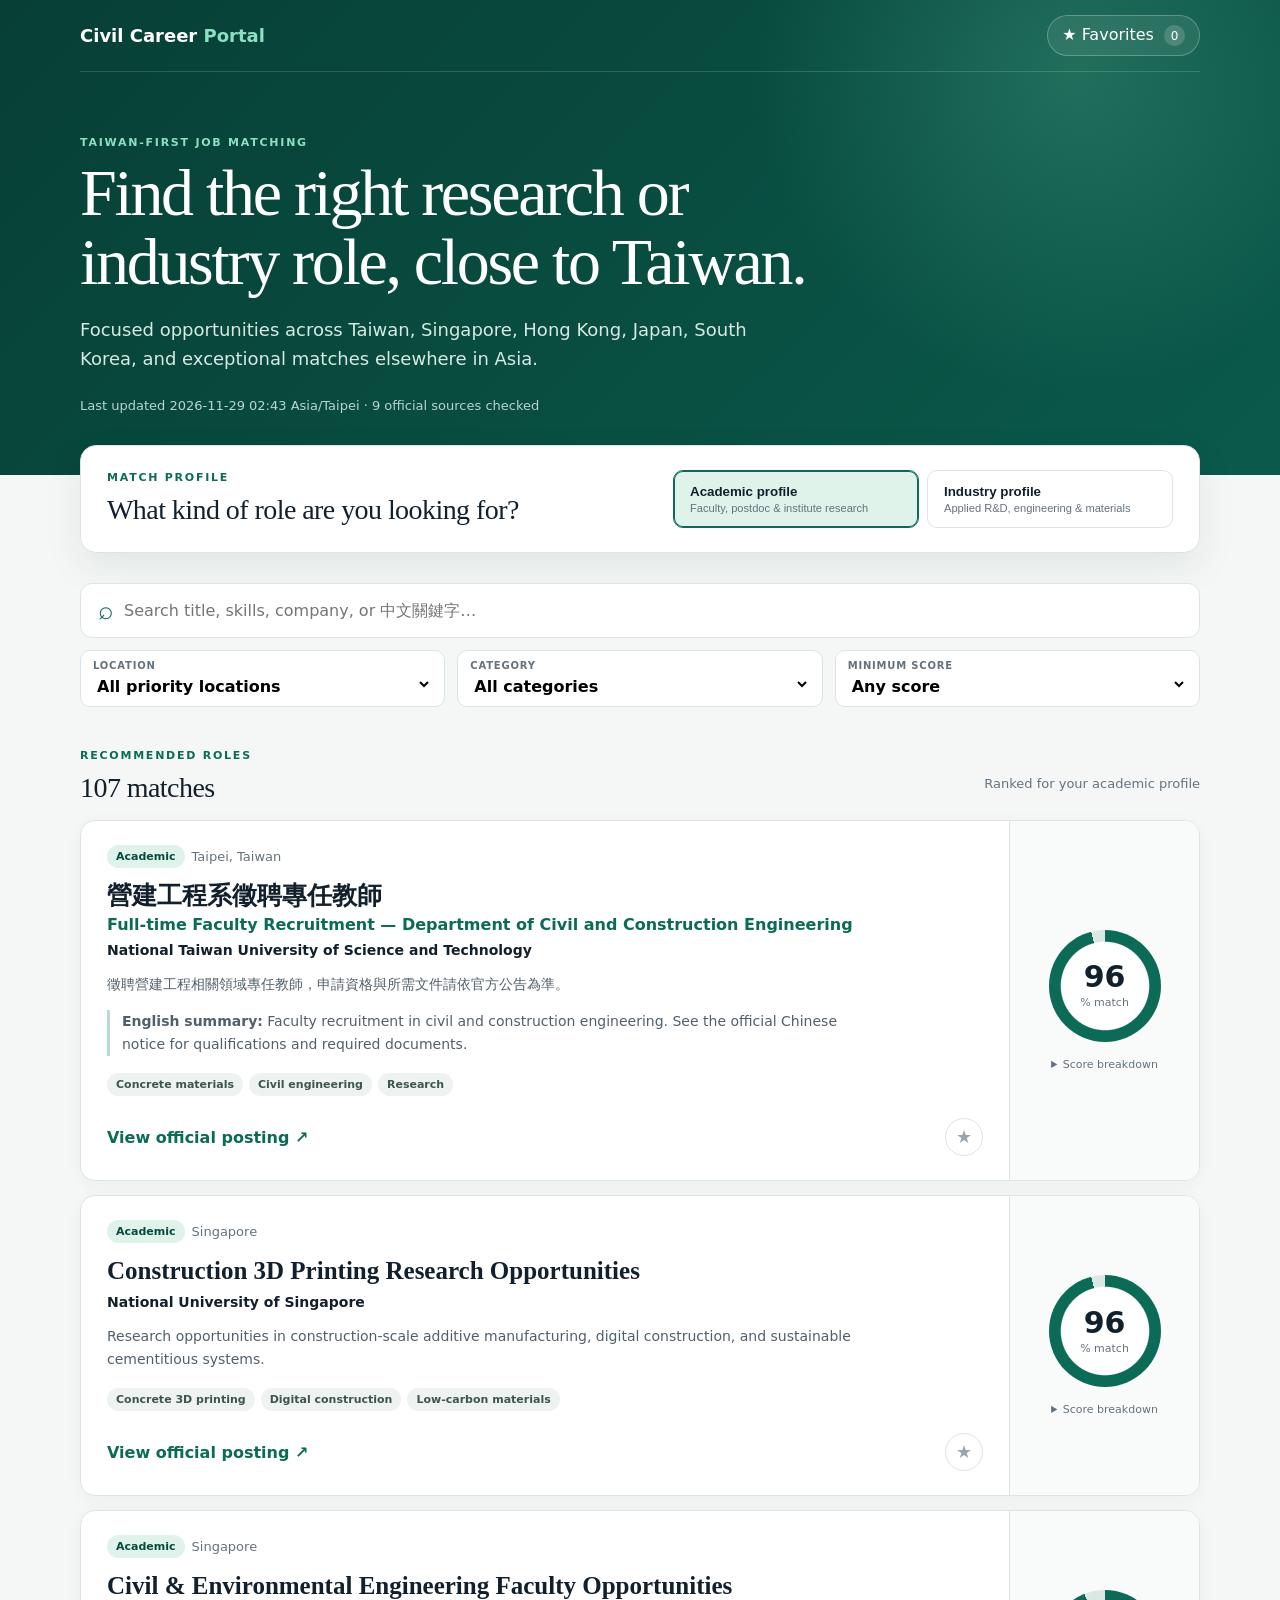
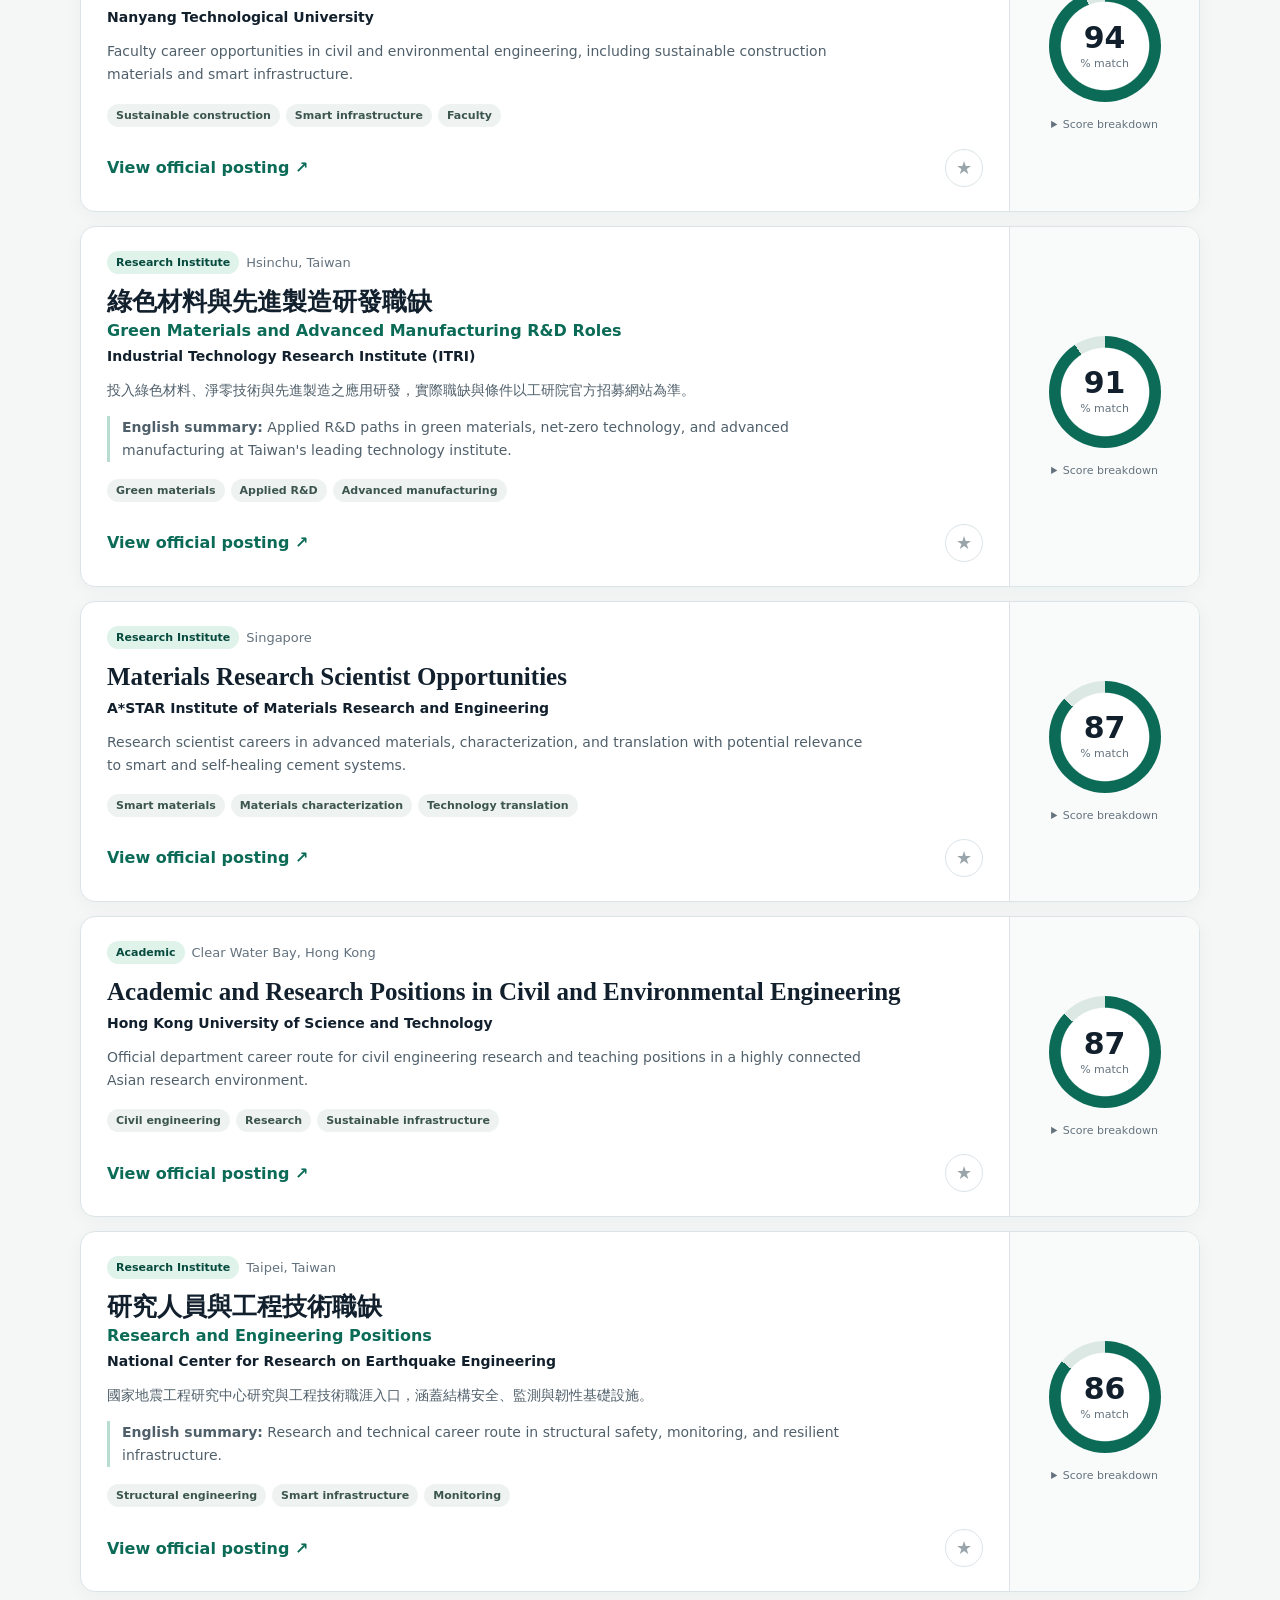
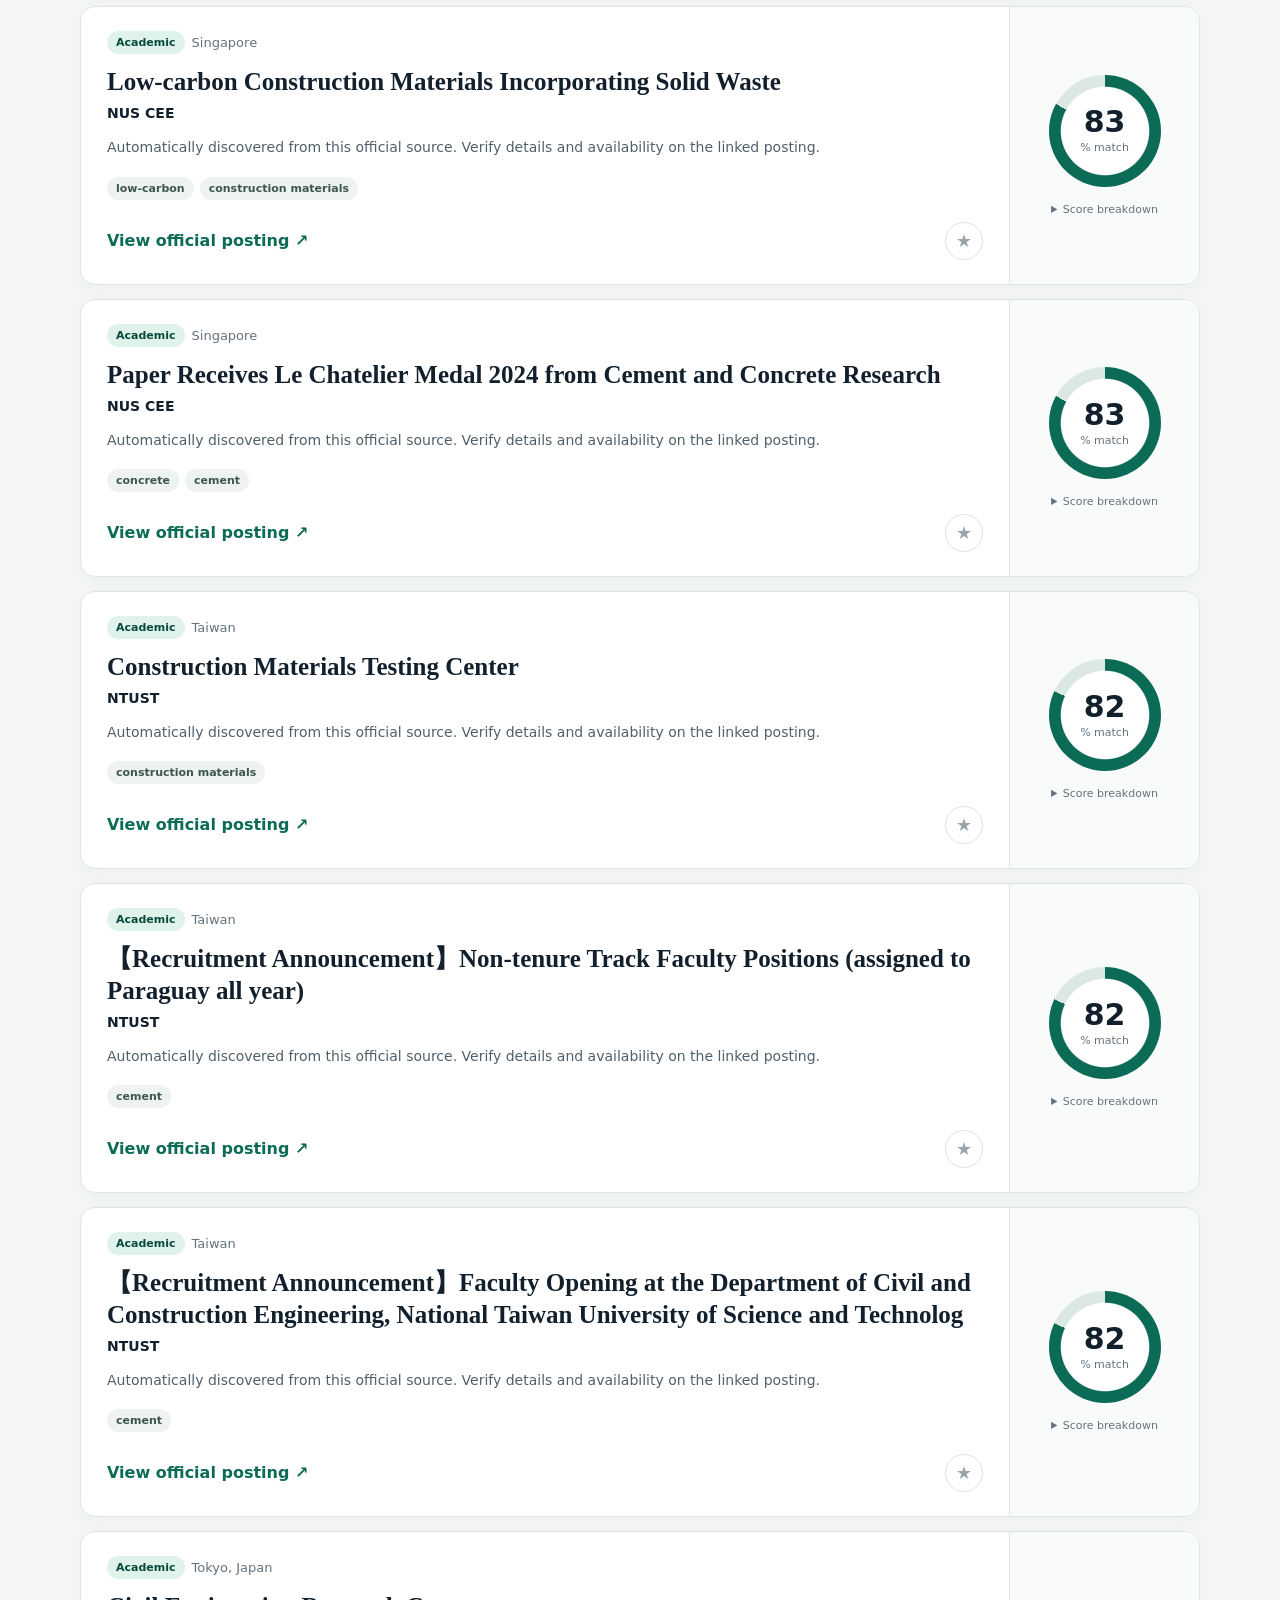
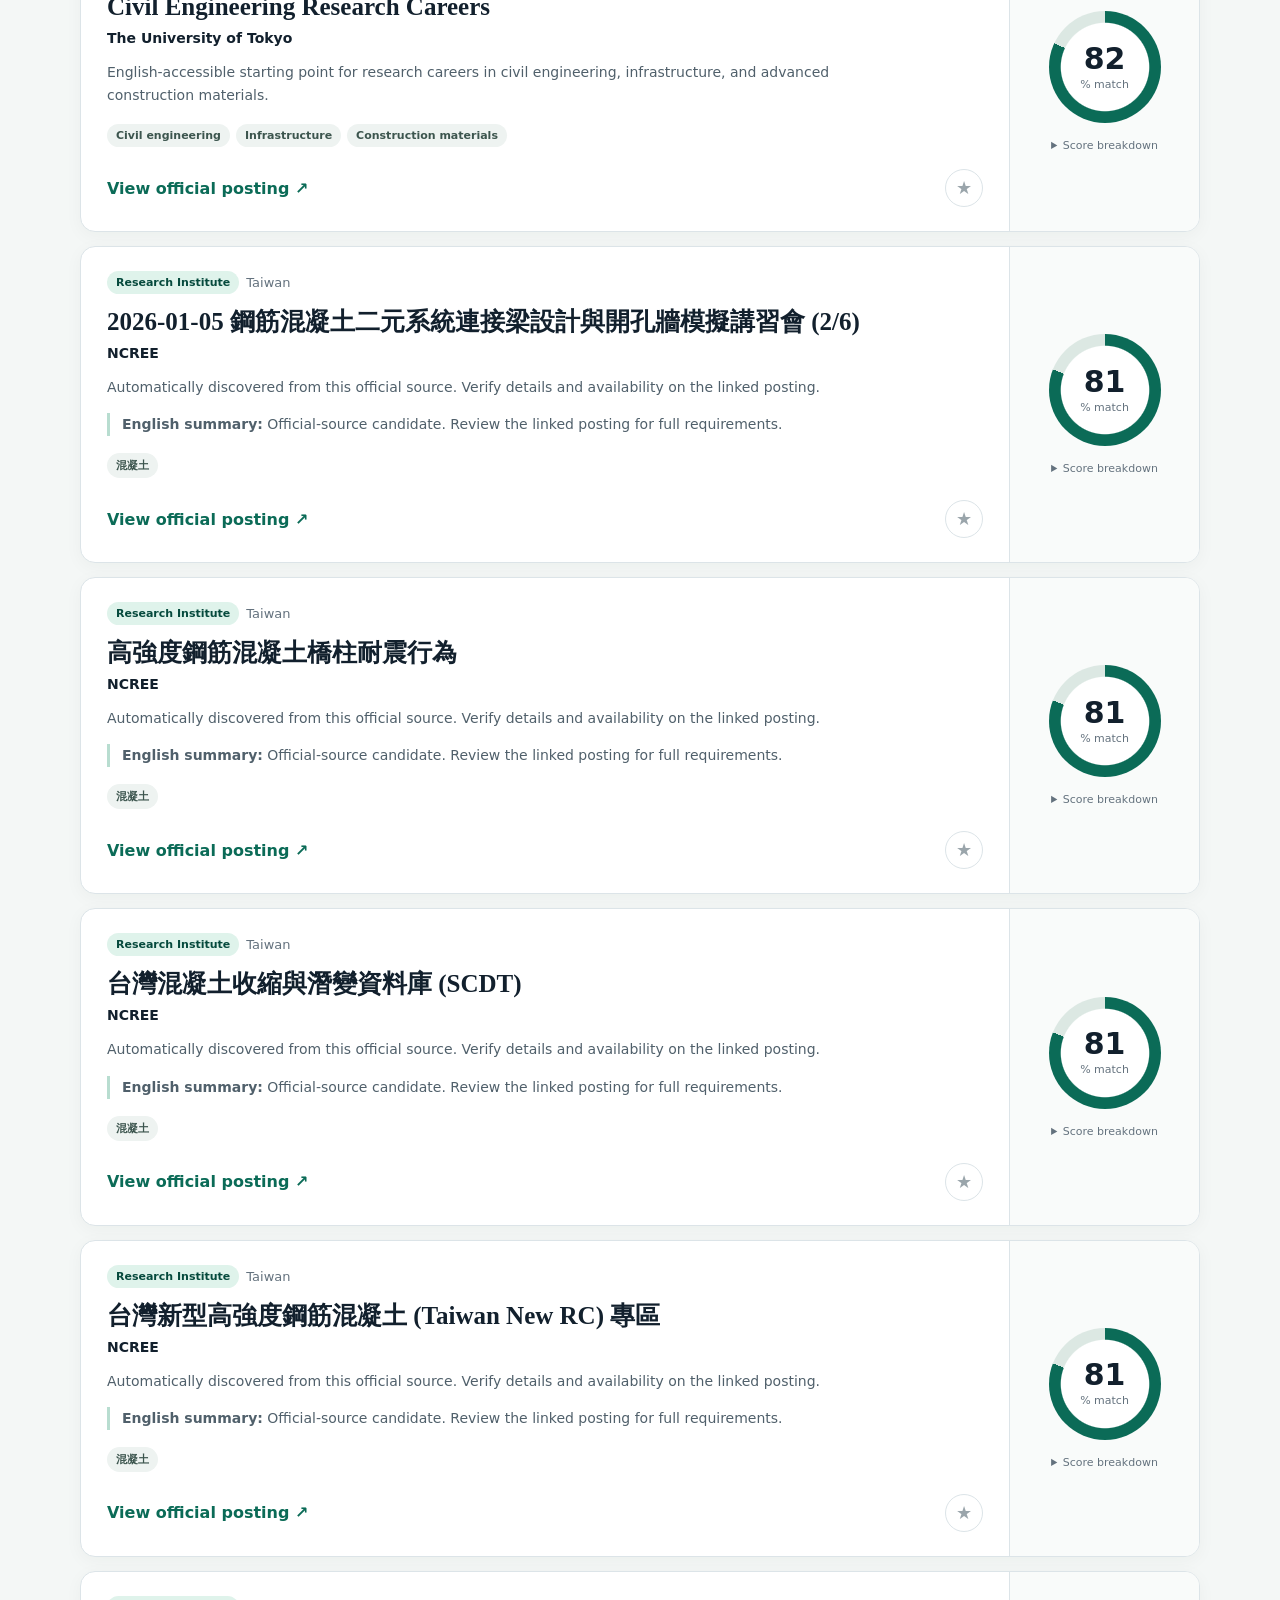
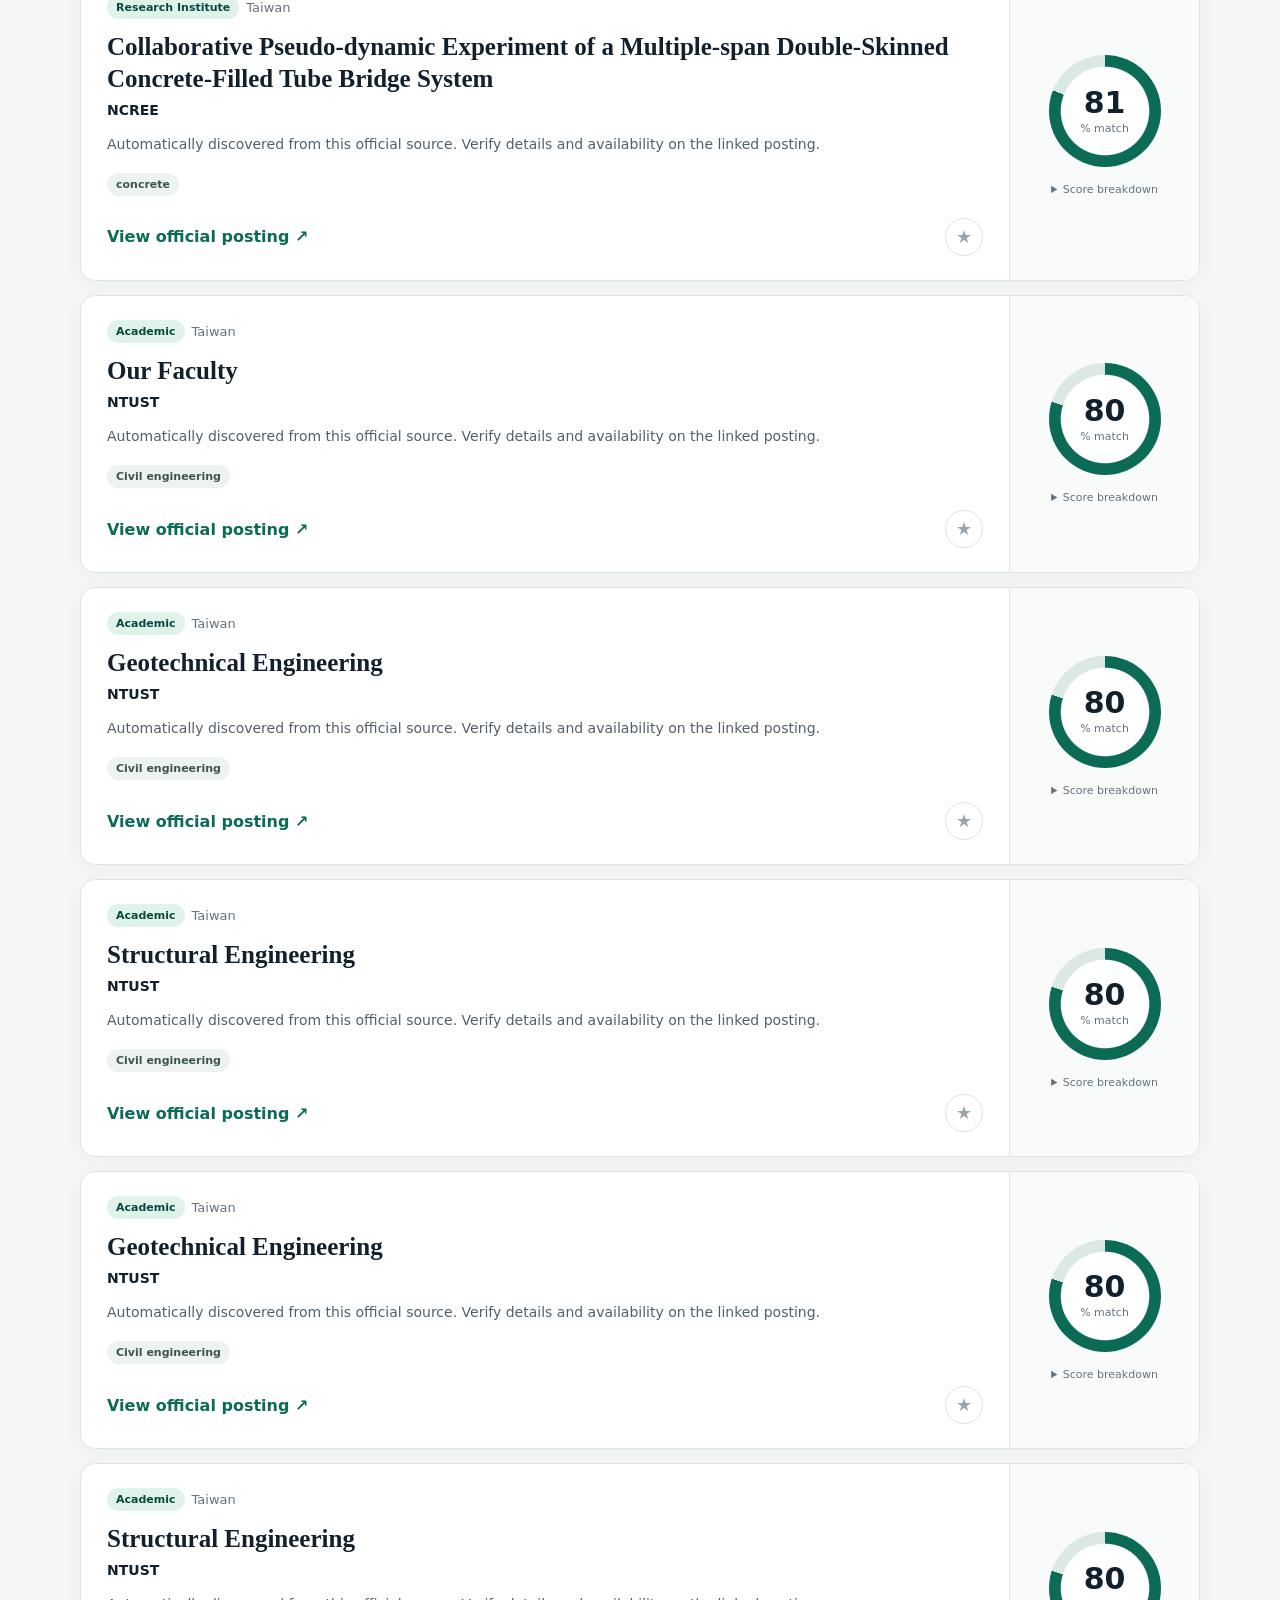
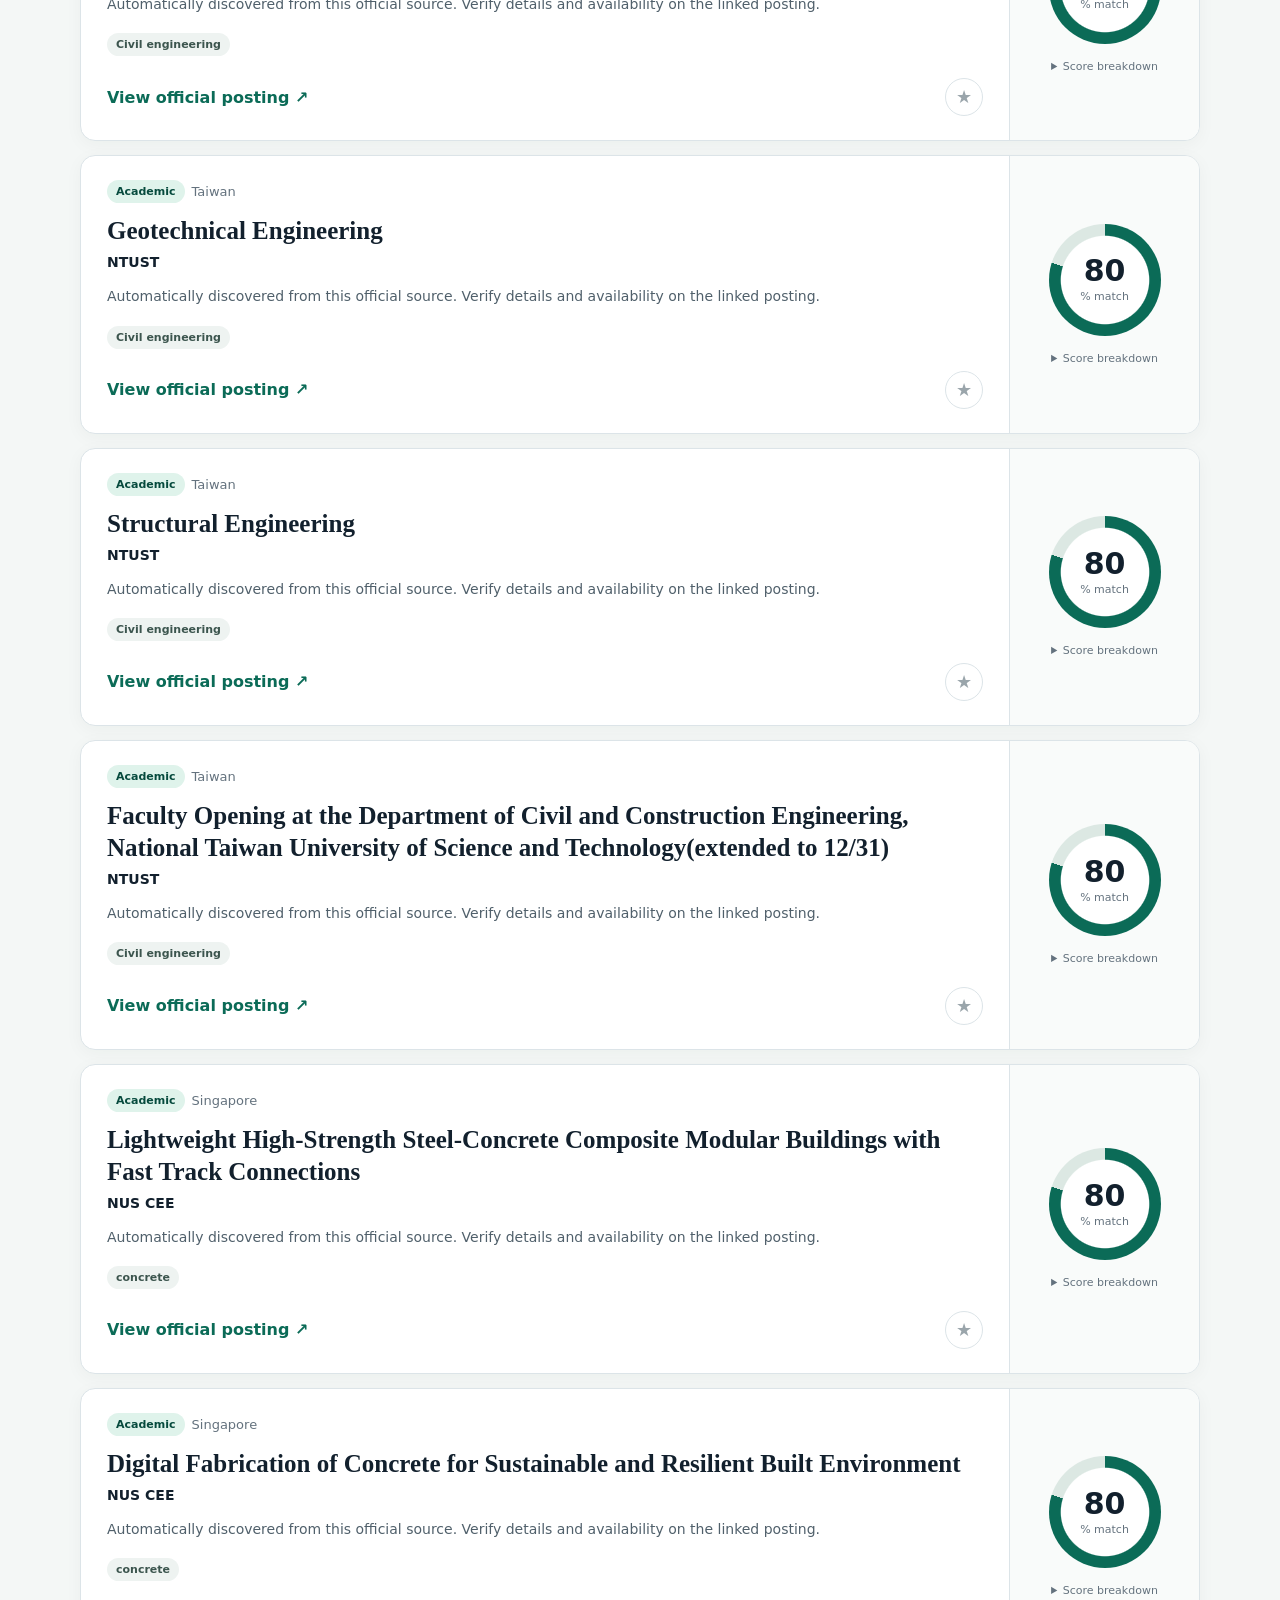
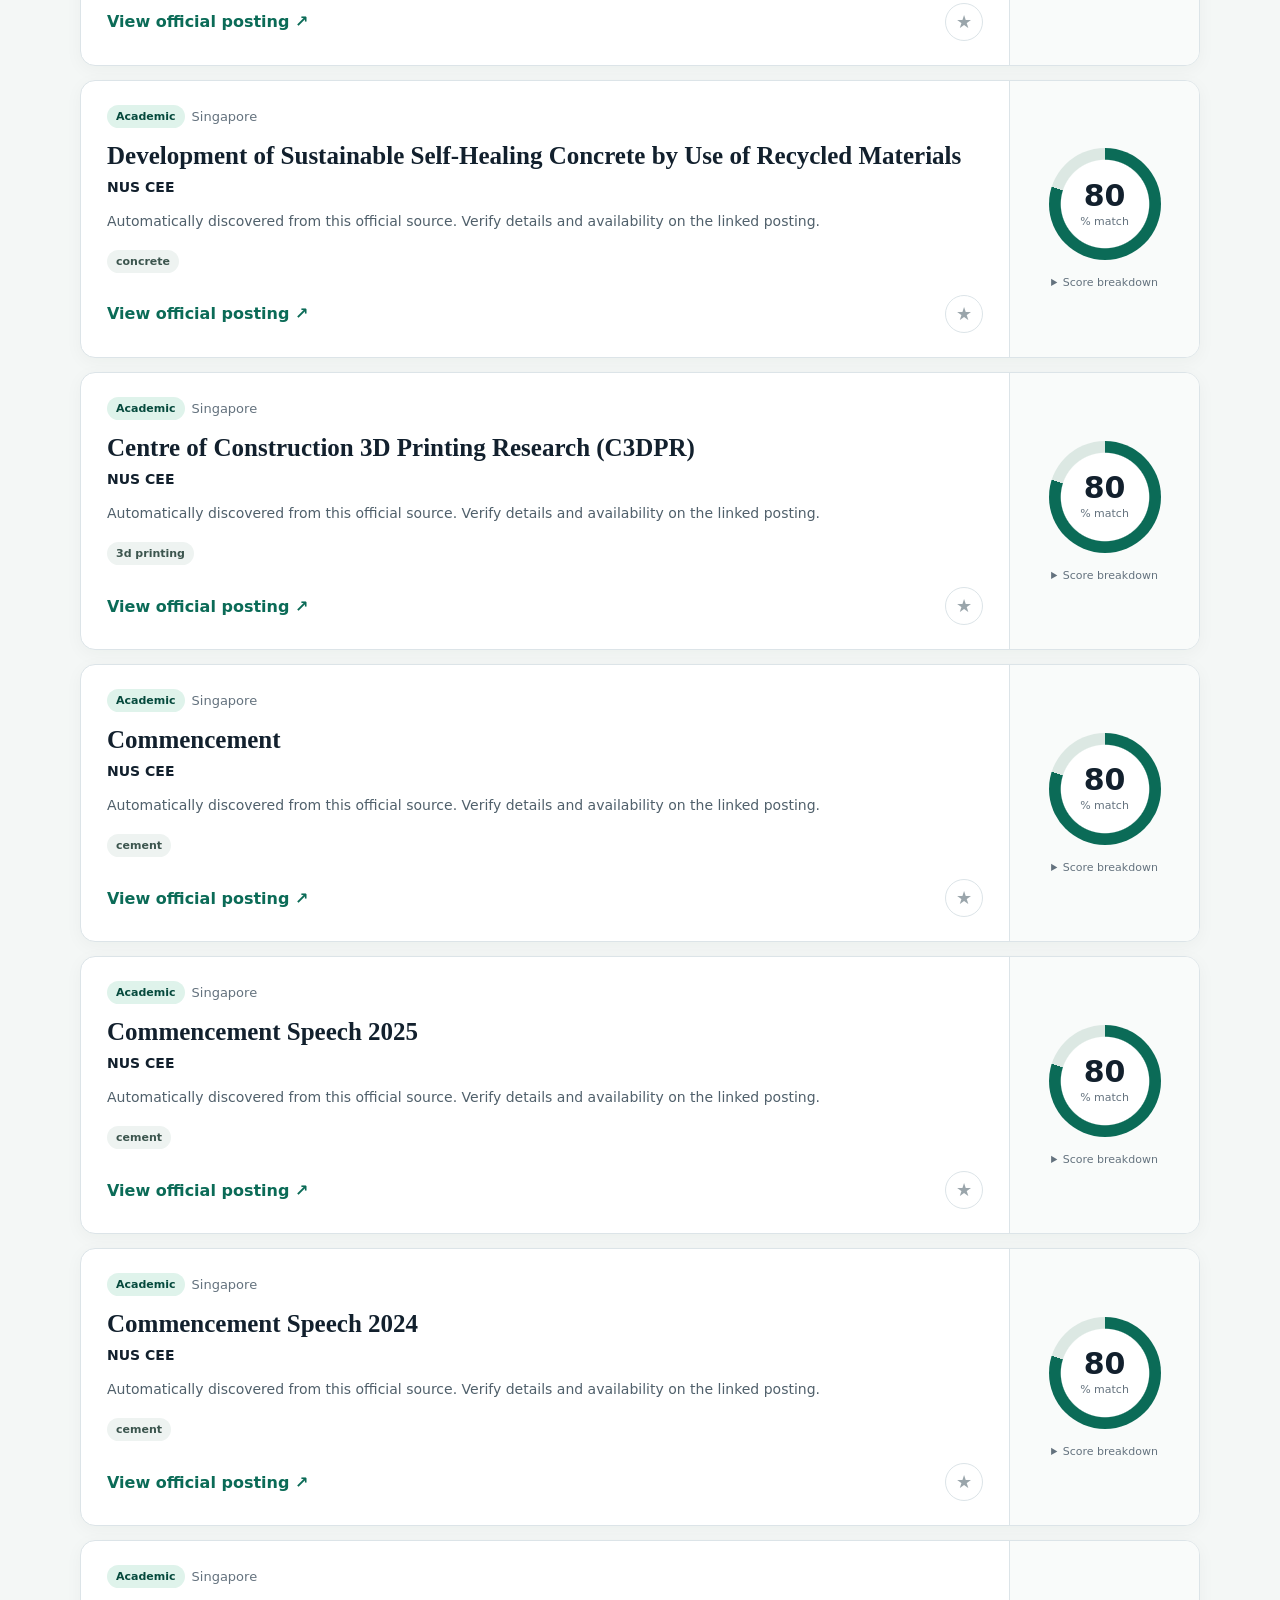
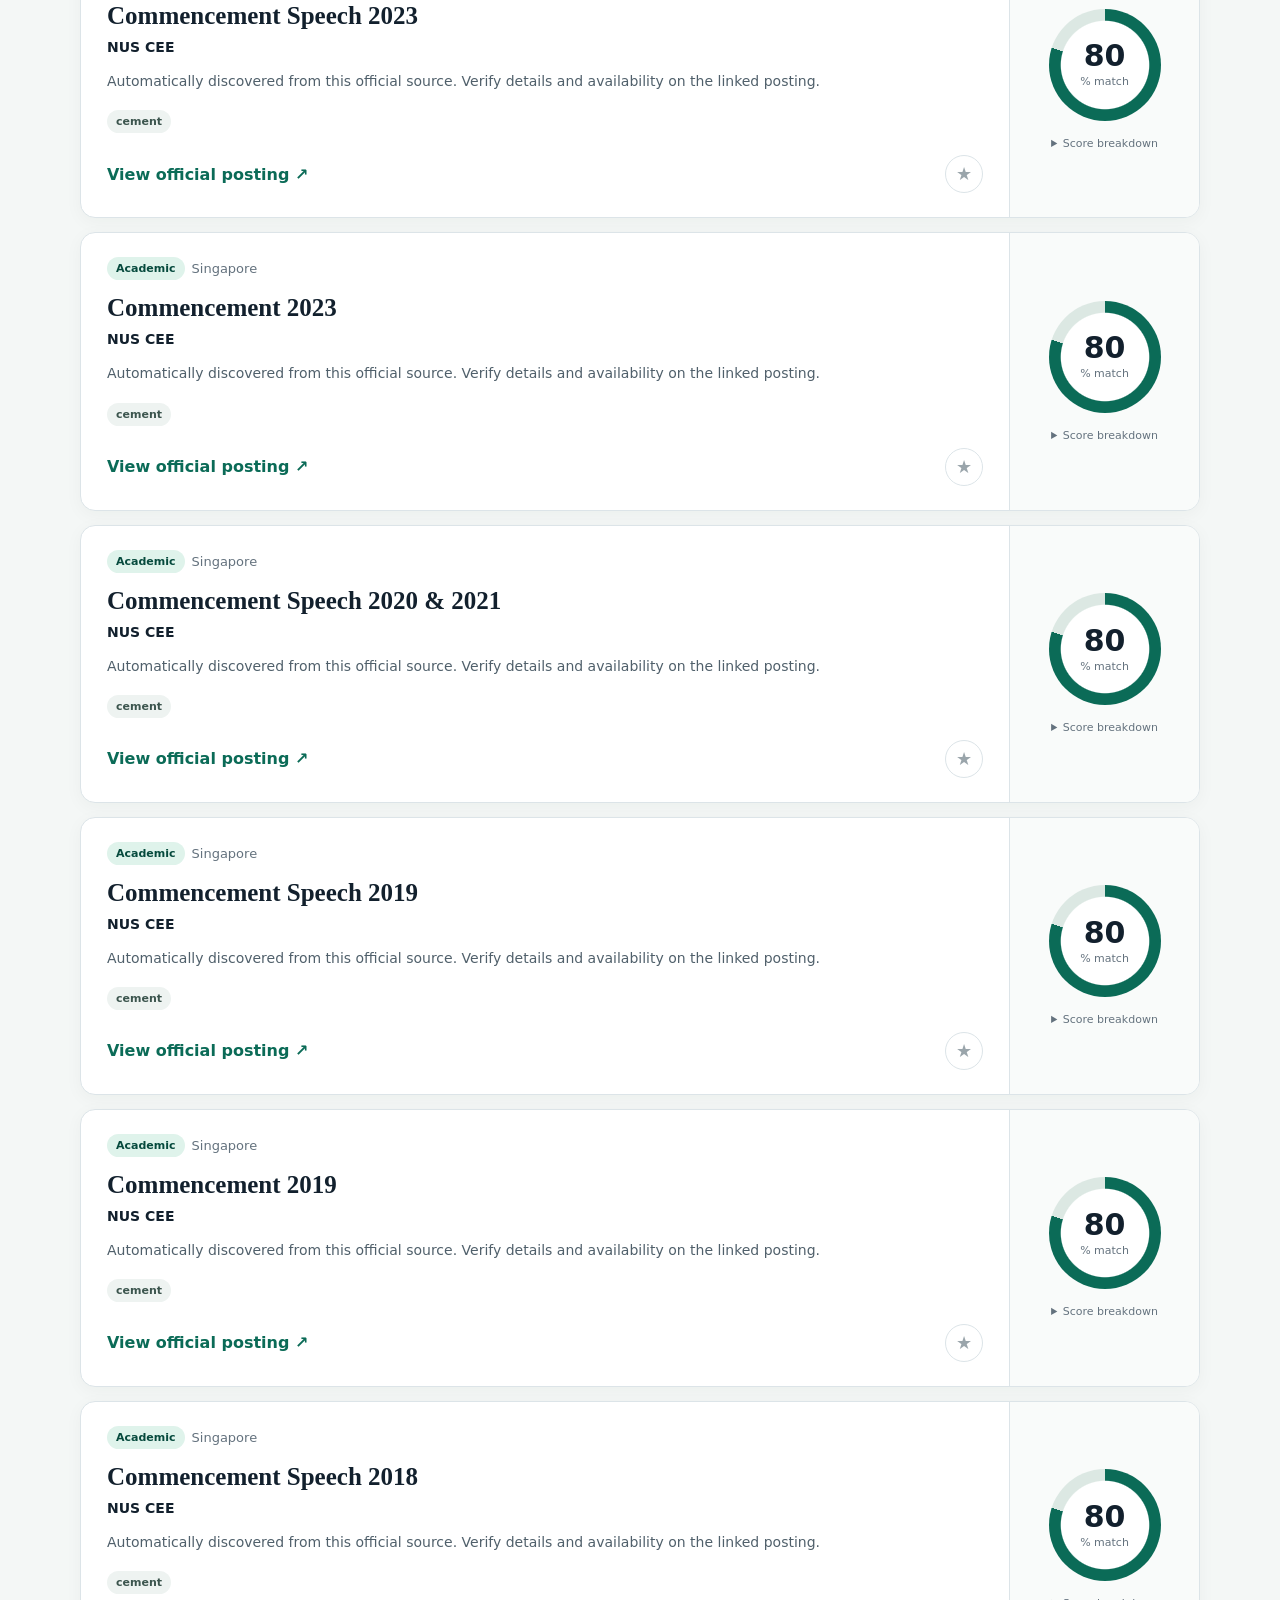
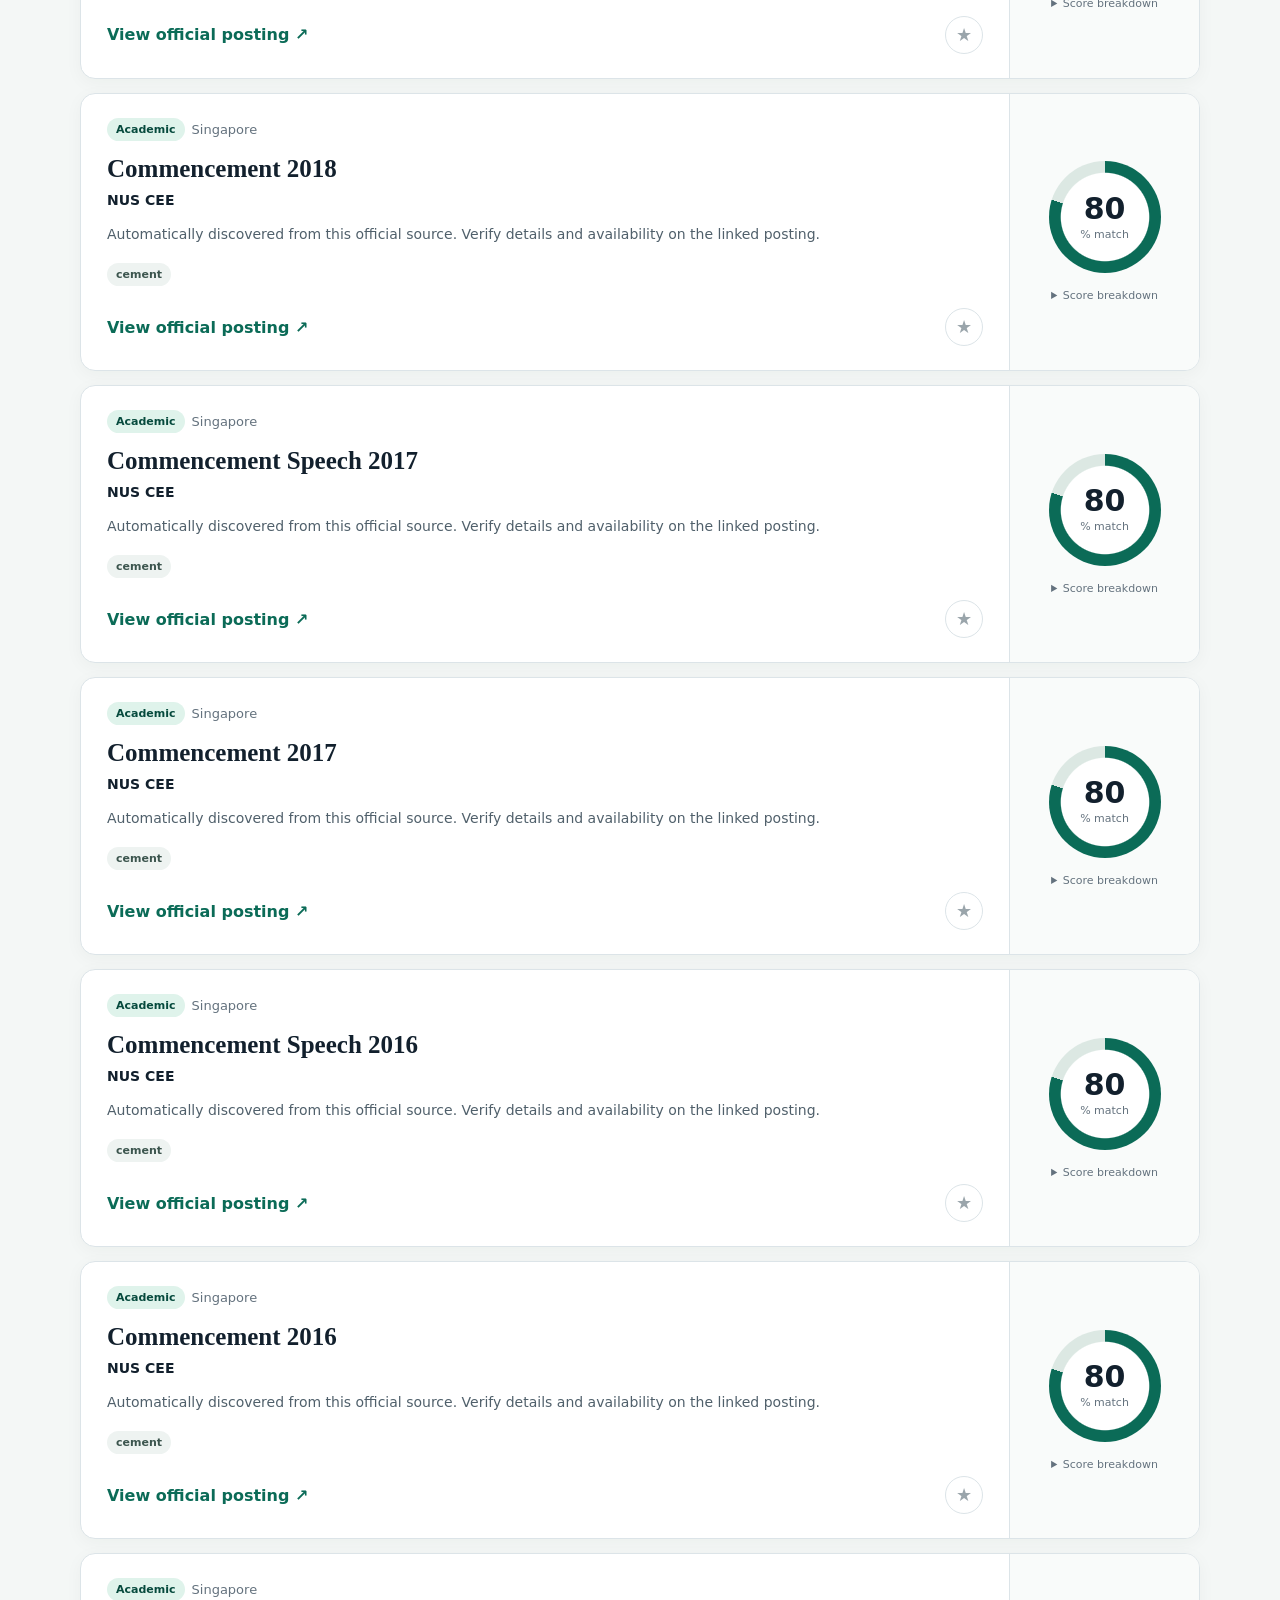
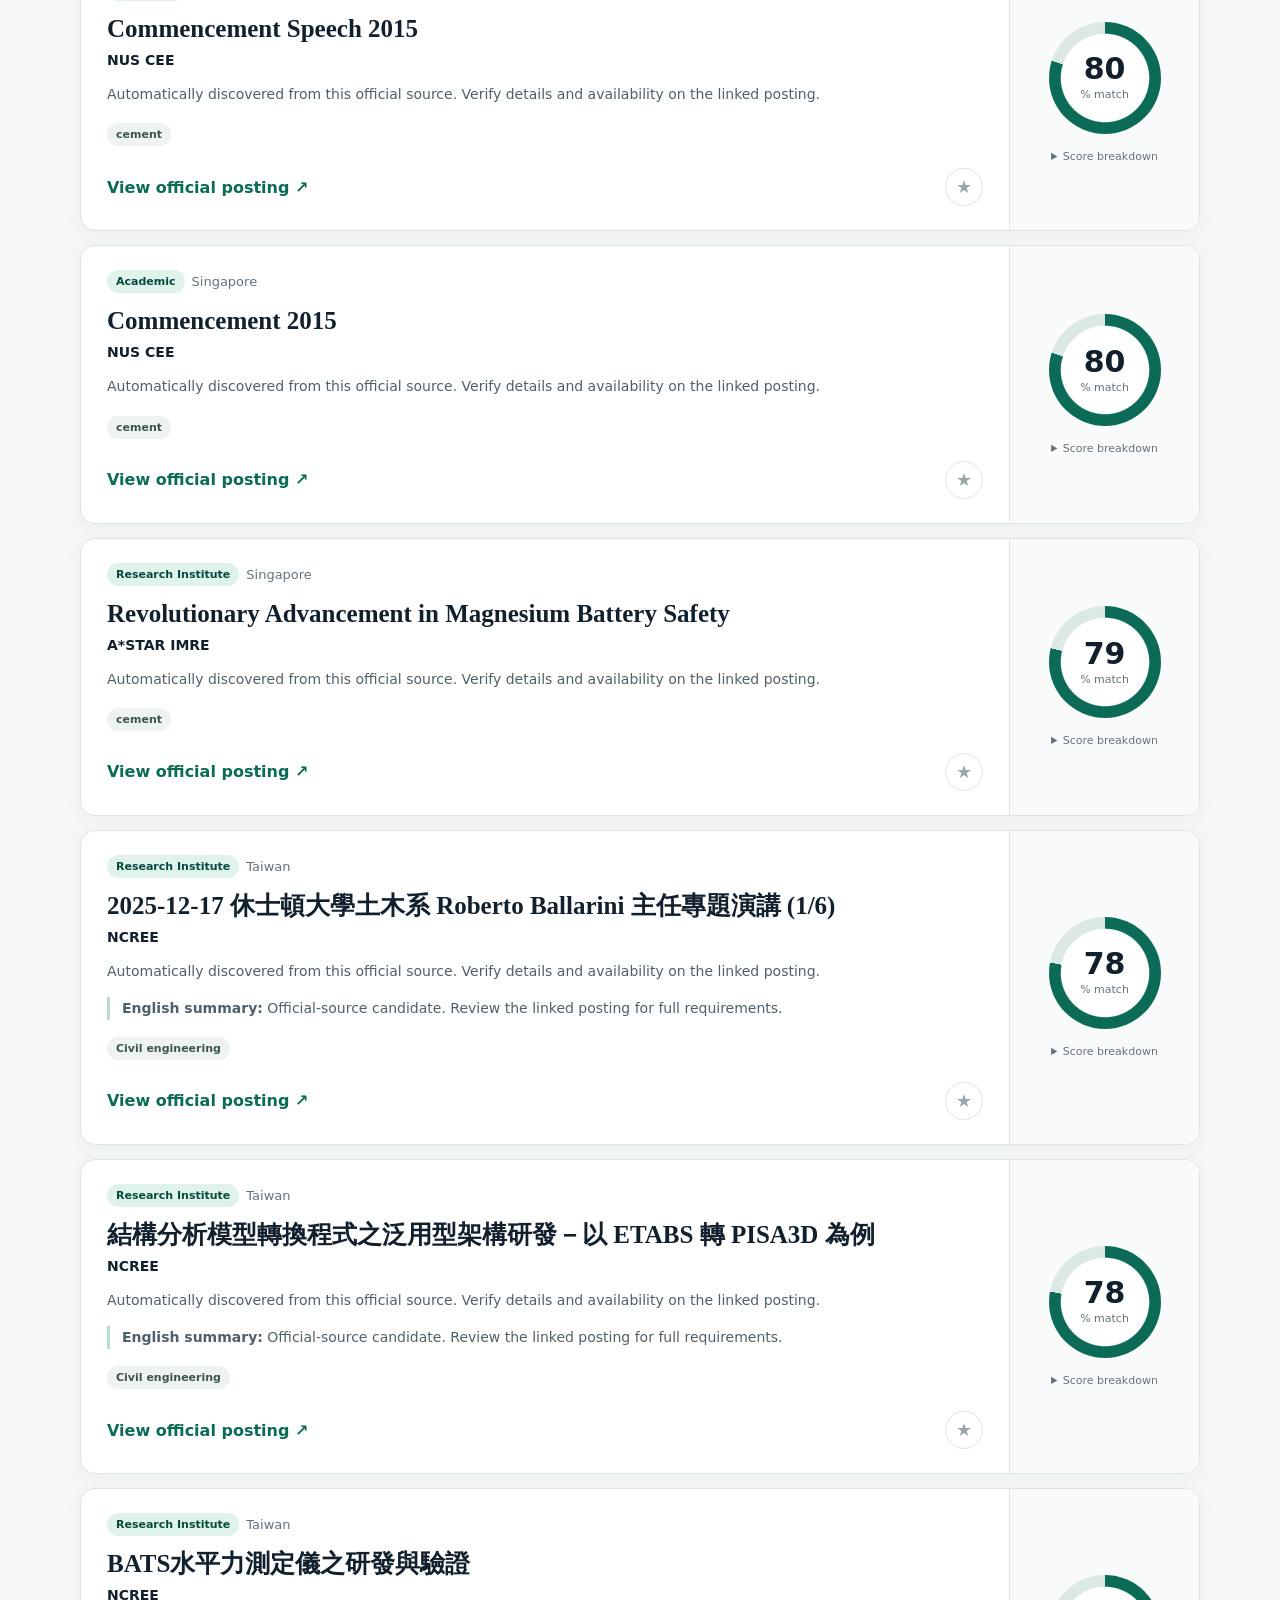
<file: index.html>
<!doctype html>
<html lang="en">
<head>
  <meta charset="utf-8">
  <meta name="viewport" content="width=device-width,initial-scale=1">
  <meta name="description" content="Taiwan-first academic, research institute, and industry jobs for civil engineering and sustainable materials.">
  <title>Asia Civil Career Portal</title>
  <link rel="stylesheet" href="assets/style.css">
</head>
<body>
  <header class="hero">
    <div class="wrap">
      <nav aria-label="Portal">
        <a class="brand" href="#">Civil Career <span>Portal</span></a>
        <button id="favoritesOnly" class="saved-button" type="button" aria-pressed="false">★ Favorites <span id="saved">0</span></button>
      </nav>
      <div class="hero-copy">
        <p class="eyebrow">TAIWAN-FIRST JOB MATCHING</p>
        <h1>Find the right research or industry role, close to Taiwan.</h1>
        <p class="lede">Focused opportunities across Taiwan, Singapore, Hong Kong, Japan, South Korea, and exceptional matches elsewhere in Asia.</p>
        <div id="updated" class="updated" aria-live="polite">Loading latest update…</div>
      </div>
    </div>
  </header>

  <main class="wrap">
    <section class="profile-panel" aria-labelledby="profile-heading">
      <div>
        <p class="section-kicker">MATCH PROFILE</p>
        <h2 id="profile-heading">What kind of role are you looking for?</h2>
      </div>
      <div class="profile-switch" role="group" aria-label="Match profile">
        <button class="profile-button active" type="button" data-profile="academic" aria-pressed="true">
          <span>Academic profile</span>
          <small>Faculty, postdoc & institute research</small>
        </button>
        <button class="profile-button" type="button" data-profile="industry" aria-pressed="false">
          <span>Industry profile</span>
          <small>Applied R&amp;D, engineering & materials</small>
        </button>
      </div>
    </section>

    <section class="search-panel" aria-label="Search and filters">
      <label class="search-field">
        <span class="sr-only">Search jobs</span>
        <span aria-hidden="true">⌕</span>
        <input id="search" type="search" placeholder="Search title, skills, company, or 中文關鍵字…" autocomplete="off">
      </label>
      <div class="filters">
        <label><span>Location</span><select id="location"><option value="">All priority locations</option></select></label>
        <label><span>Category</span><select id="category"><option value="">All categories</option><option>Academic</option><option>Research Institute</option><option>Industry</option></select></label>
        <label><span>Minimum score</span><select id="score"><option value="0">Any score</option><option value="70">70%+</option><option value="80">80%+</option><option value="90">90%+</option></select></label>
      </div>
    </section>

    <section class="results-heading">
      <div><p class="section-kicker">RECOMMENDED ROLES</p><h2><span id="count">0</span> matches</h2></div>
      <p id="resultNote">Ranked for your academic profile</p>
    </section>
    <section id="jobs" class="job-list" aria-live="polite"></section>
  </main>

  <footer>
    <div class="wrap">
      <p>Official job links only. Titles and descriptions retain their source language; Chinese postings include a concise English aid.</p>
      <p>No account required. Favorites stay in this browser.</p>
    </div>
  </footer>
  <script src="assets/app.js"></script>
</body>
</html>
</file>
<file: assets/style.css>
:root{--ink:#12202d;--muted:#64727e;--line:#dce4e8;--paper:#fff;--canvas:#f4f7f6;--green:#0b6b57;--green-dark:#064a3d;--mint:#dff3eb;--gold:#f1b84b;--shadow:0 14px 38px rgba(17,40,35,.08)}*{box-sizing:border-box}html{scroll-behavior:smooth}body{margin:0;background:var(--canvas);color:var(--ink);font-family:Inter,ui-sans-serif,system-ui,-apple-system,BlinkMacSystemFont,"Segoe UI","Noto Sans TC",sans-serif}.wrap{width:min(1120px,calc(100% - 36px));margin-inline:auto}.hero{background:radial-gradient(circle at 84% 15%,rgba(95,188,155,.28),transparent 28%),linear-gradient(135deg,#073f35,#0a5a4b);color:#fff;padding-bottom:62px}nav{height:72px;display:flex;align-items:center;justify-content:space-between;border-bottom:1px solid rgba(255,255,255,.15)}.brand{color:#fff;text-decoration:none;font-size:18px;font-weight:800}.brand span{color:#8ce0c1}.saved-button{border:1px solid rgba(255,255,255,.25);border-radius:999px;background:rgba(255,255,255,.08);color:#fff;padding:9px 14px;font:inherit;cursor:pointer}.saved-button.active{background:#fff;color:var(--green-dark)}.saved-button span{display:inline-grid;place-items:center;min-width:21px;height:21px;margin-left:5px;border-radius:50%;background:rgba(255,255,255,.16);font-size:12px}.hero-copy{max-width:760px;padding-top:64px}.eyebrow,.section-kicker{font-size:11px;font-weight:900;letter-spacing:.16em;margin:0 0 10px}.eyebrow{color:#8ce0c1}.hero h1{font-family:Georgia,"Times New Roman",serif;font-size:clamp(38px,6vw,66px);font-weight:500;line-height:1.04;letter-spacing:-.035em;margin:0 0 20px}.lede{max-width:680px;color:#d8e9e4;font-size:18px;line-height:1.6}.updated{margin-top:24px;color:#b9d5cd;font-size:13px}.profile-panel{display:flex;align-items:center;justify-content:space-between;gap:28px;margin-top:-30px;background:var(--paper);border:1px solid var(--line);border-radius:16px;padding:24px 26px;box-shadow:var(--shadow)}.section-kicker{color:var(--green)}h2{font-family:Georgia,"Times New Roman",serif;font-weight:500;letter-spacing:-.02em;margin:0;font-size:28px}.profile-switch{display:grid;grid-template-columns:1fr 1fr;gap:8px;min-width:500px}.profile-button{border:1px solid var(--line);border-radius:10px;background:#fff;text-align:left;padding:13px 16px;color:var(--ink);cursor:pointer}.profile-button span{display:block;font-weight:800}.profile-button small{display:block;color:var(--muted);margin-top:3px}.profile-button.active{border-color:var(--green);background:var(--mint);box-shadow:inset 0 0 0 1px var(--green)}.search-panel{margin:30px 0 42px}.search-field{display:flex;align-items:center;gap:10px;background:#fff;border:1px solid var(--line);border-radius:12px;padding:0 17px}.search-field>span{font-size:26px;color:var(--green)}.search-field input{width:100%;border:0;outline:0;background:transparent;padding:17px 0;font:inherit;font-size:16px}.filters{display:grid;grid-template-columns:repeat(3,1fr);gap:12px;margin-top:12px}.filters label{background:#fff;border:1px solid var(--line);border-radius:10px;padding:9px 12px}.filters label>span{display:block;color:var(--muted);font-size:10px;font-weight:800;text-transform:uppercase;letter-spacing:.08em}.filters select{width:100%;border:0;background:#fff;padding:5px 0 0;font:inherit;font-weight:650;outline:0}.results-heading{display:flex;justify-content:space-between;align-items:end;margin-bottom:16px}.results-heading p:last-child{color:var(--muted);font-size:13px}.job-list{display:grid;gap:14px}.job-card{display:grid;grid-template-columns:minmax(0,1fr) 190px;background:#fff;border:1px solid var(--line);border-radius:15px;box-shadow:0 4px 18px rgba(17,40,35,.04);overflow:hidden}.job-main{padding:24px 26px}.job-meta{display:flex;align-items:center;flex-wrap:wrap;gap:7px;color:var(--muted);font-size:13px}.tag{display:inline-flex;border-radius:999px;background:#eef3f1;color:#3c554e;padding:5px 9px;font-size:11px;font-weight:750}.tag.category{background:var(--mint);color:var(--green-dark)}.tag.new{background:#fff0d3;color:#875500;letter-spacing:.08em}.job-card h3{font-family:Georgia,"Times New Roman","Noto Serif TC",serif;font-size:25px;font-weight:600;line-height:1.28;margin:12px 0 3px}.english-title{margin:0 0 8px;color:var(--green);font-weight:700}.institution{font-size:14px;font-weight:750;margin:7px 0 15px}.description,.english-summary{color:#50606b;line-height:1.65;font-size:14px;max-width:760px}.english-summary{border-left:3px solid #b8ddd0;padding-left:12px}.skills{display:flex;flex-wrap:wrap;gap:6px;margin-top:17px}.actions{display:flex;align-items:center;justify-content:space-between;margin-top:22px}.apply{color:var(--green);font-weight:800;text-decoration:none}.apply:hover{text-decoration:underline}.favorite{width:38px;height:38px;border:1px solid var(--line);border-radius:50%;background:#fff;color:#9aa5ab;font-size:18px;cursor:pointer}.favorite.on{background:#fff4d9;border-color:#e4b34f;color:#b77800}.match-score{border-left:1px solid var(--line);background:#f9fbfa;padding:25px 18px;display:flex;flex-direction:column;align-items:center;justify-content:center}.score-ring{--score:0;width:112px;height:112px;display:grid;place-content:center;text-align:center;border-radius:50%;background:radial-gradient(closest-side,#fff 78%,transparent 80% 99%),conic-gradient(var(--green) calc(var(--score)*1%),#dce8e3 0)}.score-ring strong{font-size:30px;line-height:1}.score-ring span{color:var(--muted);font-size:11px;margin-top:4px}.match-score details{width:100%;margin-top:16px;color:var(--muted);font-size:11px}.match-score summary{text-align:center;cursor:pointer}.match-score ul{list-style:none;padding:8px 0 0;margin:0}.match-score li{display:flex;justify-content:space-between;padding:4px 0}.match-score li strong{color:var(--ink)}.empty{background:#fff;border:1px dashed #bdcbc6;border-radius:14px;text-align:center;padding:52px 20px;color:var(--muted)}.empty h3{color:var(--ink);margin:0}footer{margin-top:54px;background:#e8efec;border-top:1px solid #d4dfdb;color:#5d6b66;font-size:13px}footer .wrap{display:flex;justify-content:space-between;gap:30px;padding-block:24px}.sr-only{position:absolute;width:1px;height:1px;padding:0;margin:-1px;overflow:hidden;clip:rect(0,0,0,0);white-space:nowrap;border:0}@media(max-width:850px){.profile-panel{align-items:stretch;flex-direction:column}.profile-switch{min-width:0;width:100%}}@media(max-width:680px){.hero{padding-bottom:48px}.hero-copy{padding-top:44px}.profile-panel{margin-top:-24px;padding:20px}.profile-switch,.filters{grid-template-columns:1fr}.job-card{grid-template-columns:1fr}.match-score{border-left:0;border-top:1px solid var(--line);flex-direction:row;gap:20px}.score-ring{width:88px;height:88px}.match-score details{max-width:190px;margin:0}.results-heading{align-items:start;gap:8px;flex-direction:column}.results-heading p:last-child{margin-top:0}footer .wrap{flex-direction:column;gap:0}}@media(max-width:440px){.wrap{width:min(100% - 24px,1120px)}nav{height:62px}.brand{font-size:16px}.saved-button{padding:7px 10px}.hero h1{font-size:39px}.job-main{padding:20px}.profile-switch{grid-template-columns:1fr}}
</file>
